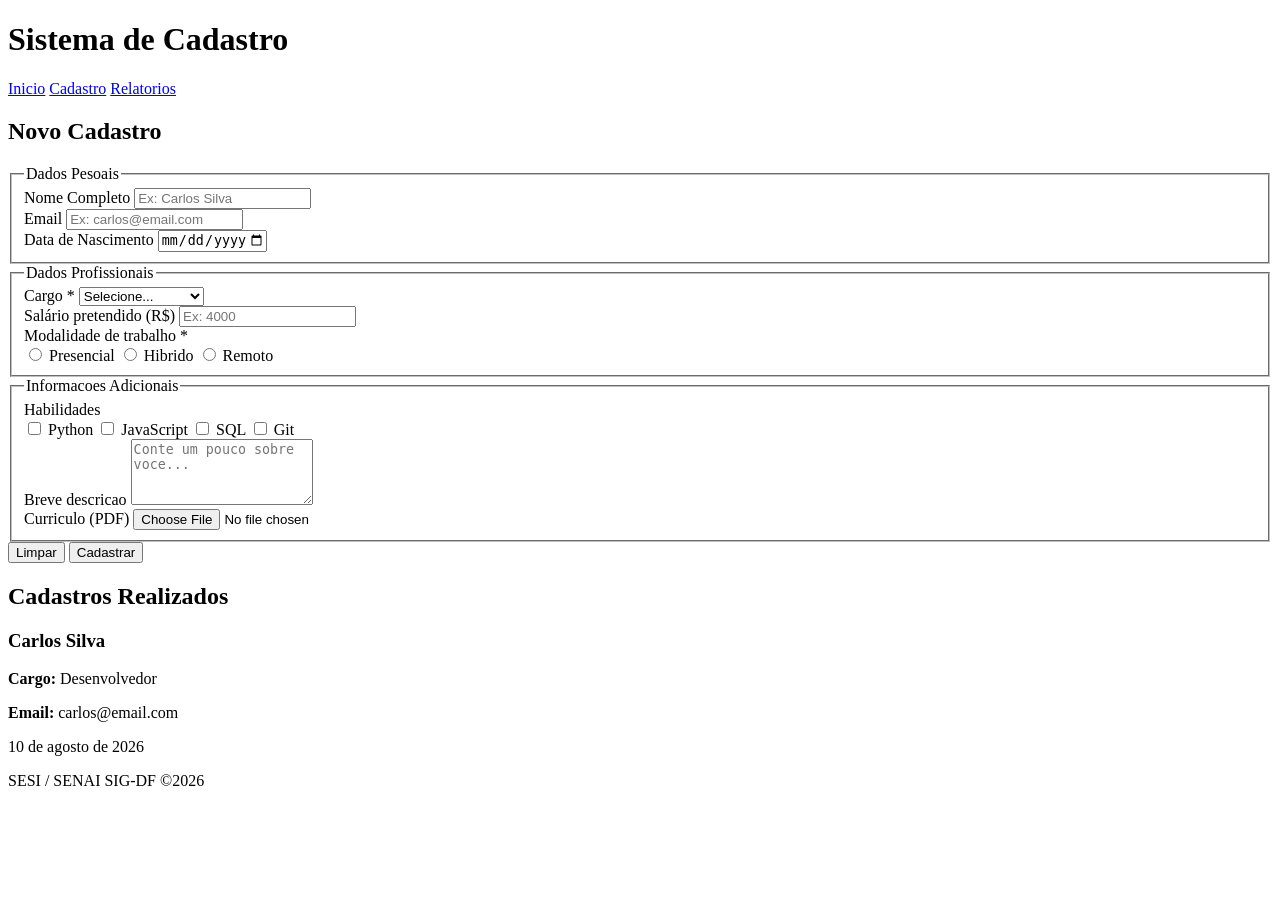
<file: modulo1-web/aula01/index.html>
<!DOCTYPE html>
<html lang="pt-br">
<head>
    <meta charset="UTF-8">
    <meta name="viewport" content="width=device-width, initial-scale=1.0">
    <title>Sistema de Cadastro</title>
</head>
<body>
    <header>
        <h1>Sistema de Cadastro</h1>
        <nav>
            <a href="#">Inicio</a>
            <a href="#">Cadastro</a>
            <a href="#">Relatorios</a>
        </nav>    
    </header>
    <main>
       <section id="cadastro">
            <h2>Novo Cadastro</h2>
            <form id="form-cadastro" action="#" method="post" novalidate>
                <fieldset>
                    <legend>Dados Pesoais</legend>

                    <div class="campo">
                        <label for="nome">Nome Completo</label>
                        <input type="text" id="nome" name="nome"
                        placeholder="Ex: Carlos Silva" 
                        required minlength="3" maxlength="100">
                    </div>
                    <div class="campo">
                        <label for="email">Email</label>
                        <input type="email" id="email" name="email"
                        placeholder="Ex: carlos@email.com" required>
                    </div>
                    <div class="campo">
                        <label for="nascimento">Data de Nascimento</label>
                        <input type="date" id="nascimento" name="nascimento"
                        max="2010-12-31">
                    </div>
                </fieldset>
                <fieldset>
                    <legend>Dados Profissionais</legend>

                    <div class="campo">
                        <label for="cargo">Cargo *</label>
                        <select name="cargo" id="cargo" required>
                            <option value="" selected disabled>Selecione...</option>
                            <option value="dev">Desenvolvedor</option>
                            <option value="design">Designer</option>
                            <option value="qa">QA</option>
                            <option value="pm">Product Manager</option>
                    </select>
                    </div>
                    <div class="campo">
                        <label for="salario">Salário pretendido (R$)</label>
                        <input type="number" id="salario" name="salario"
                        min="1500" step="100" placeholder="Ex: 4000">
                    </div>
                    <div class="campo">
                <label>Modalidade de trabalho *</label>
                <div class="opcoes">
                    <label><input type="radio" name="modalidade" value="presencial" required> Presencial</label>
                    <label><input type="radio" name="modalidade" value="hibrido"> Hibrido</label>
                    <label><input type="radio" name="modalidade" value="remoto"> Remoto</label>
                </div>
            </div>

        </fieldset>

        <fieldset>
            <legend>Informacoes Adicionais</legend>

            <div class="campo">
                <label>Habilidades</label>
                <div class="opcoes">
                    <label><input type="checkbox" name="skills" value="python"> Python</label>
                    <label><input type="checkbox" name="skills" value="js"> JavaScript</label>
                    <label><input type="checkbox" name="skills" value="sql"> SQL</label>
                    <label><input type="checkbox" name="skills" value="git"> Git</label>
                </div>
            </div>

            <div class="campo">
                <label for="bio">Breve descricao</label>
                <textarea
                    id="bio"
                    name="bio"
                    rows="4"
                    maxlength="300"
                    placeholder="Conte um pouco sobre voce..."
                ></textarea>
            </div>

            <div class="campo">
                <label for="curriculo">Curriculo (PDF)</label>
                <input type="file" id="curriculo" name="curriculo" accept=".pdf">
                </div>

        </fieldset>

        <div class="acoes">
            <button type="reset" class="btn-secundario">Limpar</button>
            <button type="submit" class="btn-primario">Cadastrar</button>
        </div>

    </form>

</section>
                </fieldset>
            </form>
       </section> 
     
       <section id="lista">
            <h2>Cadastros Realizados</h2>
            <article class="card-cadastro">
                <h3>Carlos Silva</h3>
                <p><strong>Cargo:</strong> Desenvolvedor</p>
                <p><strong>Email:</strong> carlos@email.com</p>
                <time datetime="2026-08-10">10 de agosto de 2026</time>
            </article>
       </section>  
    </main>
    <footer>
        <p>SESI / SENAI SIG-DF &copy;2026</p>
</file>
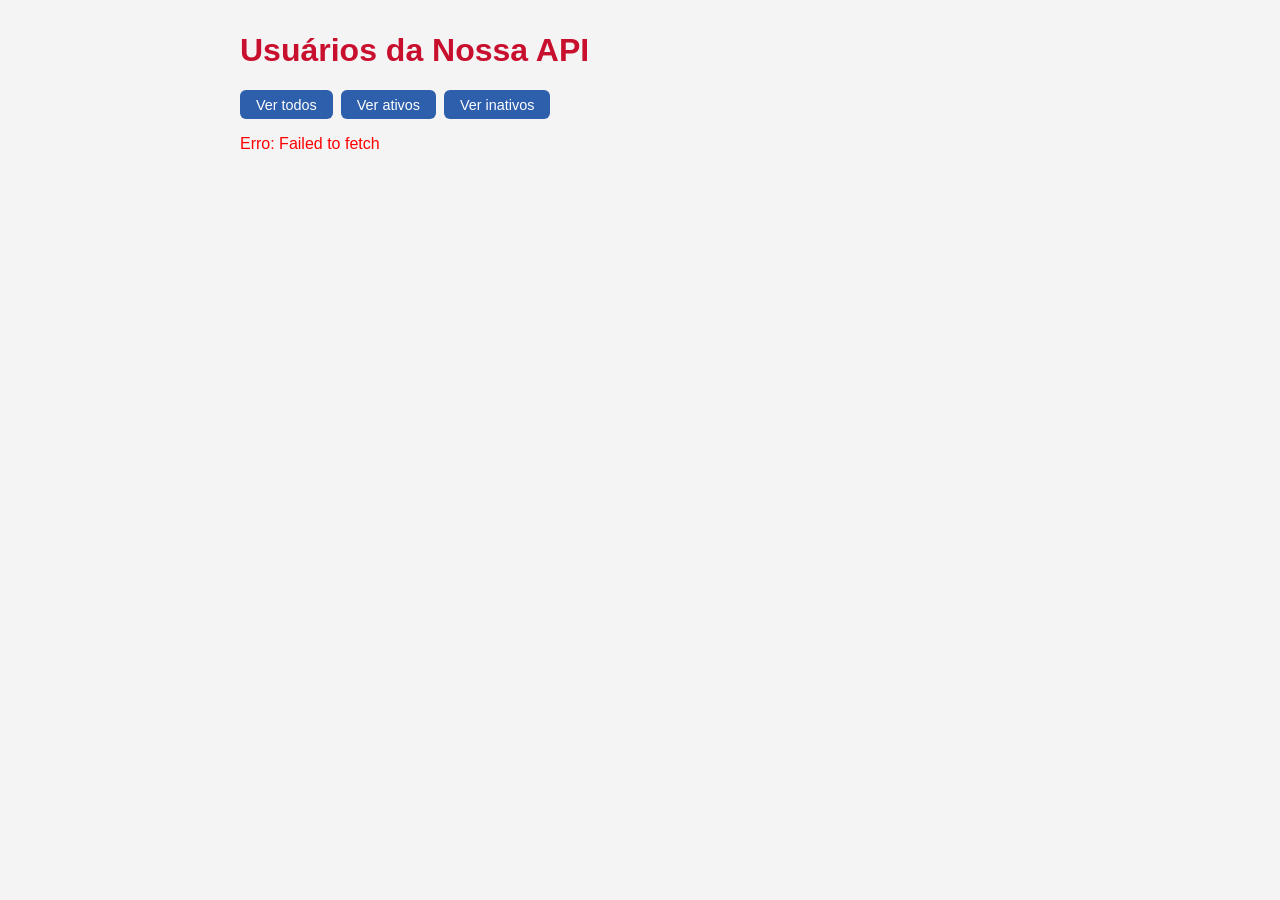
<file: modulo2-python-web/aula01/index.html>
<!DOCTYPE html>
<html lang="pt-BR">
<head>
    <meta charset="UTF-8">
    <title>Testando nossa API</title>
    <style>
        body { font-family: 'Segoe UI', sans-serif; max-width: 800px;
               margin: 2rem auto; padding: 0 1rem; background: #f4f4f4; }
        h1 { color: #C8102E; }
        .card { background: white; border-radius: 8px; padding: 1rem;
                margin: 0.5rem 0; box-shadow: 0 2px 6px rgba(0,0,0,0.08); }
        .nome { font-weight: bold; color: #2E5FAC; }
        .status { font-size: 0.8rem; padding: 2px 8px; border-radius: 10px; }
        .ativo   { background: #d4edda; color: #155724; }
        .inativo { background: #f8d7da; color: #721c24; }
        #loading { color: #666; padding: 2rem; text-align: center; }
        .botoes { display:flex; gap:0.5rem; margin-bottom:1rem; }
.botoes button { padding:0.4rem 1rem; background:#2E5FAC; color:white;
                  border:none; border-radius:6px; cursor:pointer; font-size:0.9rem; }
.botoes button:hover { opacity:0.85; }

    </style>
</head>
<body>
    <h1>Usuários da Nossa API</h1>
    <div class="botoes">
    <button id="btn-todos">Ver todos</button>
    <button id="btn-ativos">Ver ativos</button>
    <button id="btn-inativos">Ver inativos</button>
</div>

    <div id="lista"><p id="loading">Carregando...</p></div>
    <script>
        const lista = document.querySelector('#lista');

const renderizar = (usuarios) => {
    lista.innerHTML = usuarios.map(u => `
        <div class="card">
            <span class="nome">${u.nome}</span>
            <span class="status ${u.ativo ? 'ativo' : 'inativo'}">
                ${u.ativo ? 'Ativo' : 'Inativo'}
            </span>
            <p>${u.cargo}</p>
        </div>
    `).join('');
};

const buscar = async (rota) => {
    lista.innerHTML = '<p id="loading">Carregando...</p>';
    try {
        const res  = await fetch(`http://localhost:8000${rota}`);
        const data = await res.json();
        renderizar(data);
    } catch (e) {
        lista.innerHTML = `<p style="color:red">Erro: ${e.message}</p>`;
    }
};

document.querySelector('#btn-todos').addEventListener('click',    () => buscar('/usuarios'));
document.querySelector('#btn-ativos').addEventListener('click',   () => buscar('/usuarios/ativos'));
document.querySelector('#btn-inativos').addEventListener('click', () => buscar('/usuarios/inativos'));

buscar('/usuarios');

    </script>
</body>
</html>
</file>
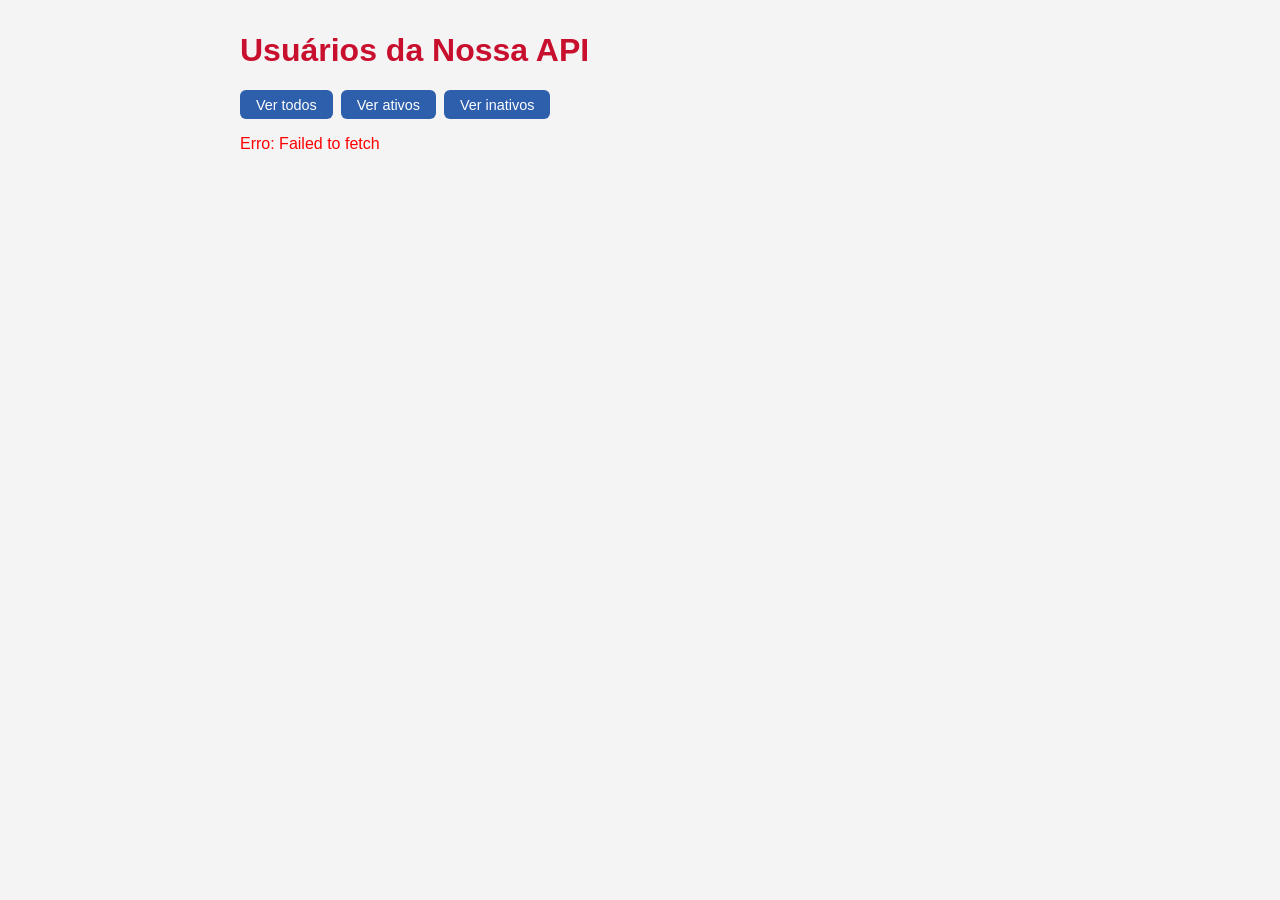
<file: modulo2-pythonweb/aula01/index.html>
<!DOCTYPE html>
<html lang="pt-BR">
<head>
    <meta charset="UTF-8">
    <title>Testando nossa API</title>
    <style>
        body { font-family: 'Segoe UI', sans-serif; max-width: 800px;
               margin: 2rem auto; padding: 0 1rem; background: #f4f4f4; }
        h1 { color: #C8102E; }
        .card { background: white; border-radius: 8px; padding: 1rem;
                margin: 0.5rem 0; box-shadow: 0 2px 6px rgba(0,0,0,0.08); }
        .nome { font-weight: bold; color: #2E5FAC; }
        .status { font-size: 0.8rem; padding: 2px 8px; border-radius: 10px; }
        .ativo   { background: #d4edda; color: #155724; }
        .inativo { background: #f8d7da; color: #721c24; }
        #loading { color: #666; padding: 2rem; text-align: center; }
        .botoes { display:flex; gap:0.5rem; margin-bottom:1rem; }
.botoes button { padding:0.4rem 1rem; background:#2E5FAC; color:white;
                  border:none; border-radius:6px; cursor:pointer; font-size:0.9rem; }
.botoes button:hover { opacity:0.85; }

    </style>
</head>
<body>
    <h1>Usuários da Nossa API</h1>
    <div class="botoes">
    <button id="btn-todos">Ver todos</button>
    <button id="btn-ativos">Ver ativos</button>
    <button id="btn-inativos">Ver inativos</button>
</div>

    <div id="lista"><p id="loading">Carregando...</p></div>
    <script>
        const lista = document.querySelector('#lista');

const renderizar = (usuarios) => {
    lista.innerHTML = usuarios.map(u => `
        <div class="card">
            <span class="nome">${u.nome}</span>
            <span class="status ${u.ativo ? 'ativo' : 'inativo'}">
                ${u.ativo ? 'Ativo' : 'Inativo'}
            </span>
            <p>${u.cargo}</p>
        </div>
    `).join('');
};

const buscar = async (rota) => {
    lista.innerHTML = '<p id="loading">Carregando...</p>';
    try {
        const res  = await fetch(`http://localhost:8000${rota}`);
        const data = await res.json();
        renderizar(data);
    } catch (e) {
        lista.innerHTML = `<p style="color:red">Erro: ${e.message}</p>`;
    }
};

document.querySelector('#btn-todos').addEventListener('click',    () => buscar('/usuarios'));
document.querySelector('#btn-ativos').addEventListener('click',   () => buscar('/usuarios/ativos'));
document.querySelector('#btn-inativos').addEventListener('click', () => buscar('/usuarios/inativos'));

buscar('/usuarios');

    </script>
</body>
</html>
</file>
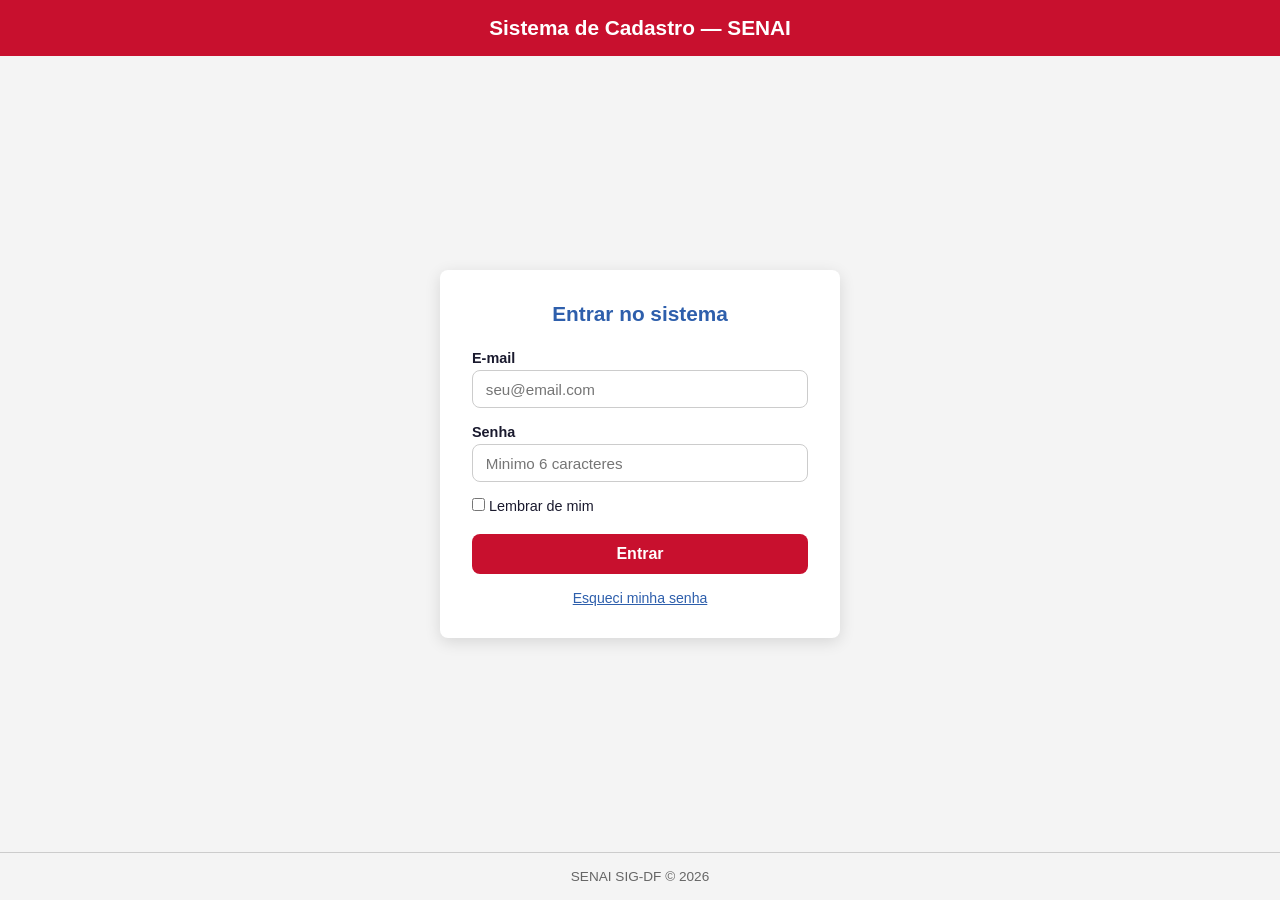
<file: modulo1-web/aula01/atividade/index.html>
<!DOCTYPE html>
<html lang="pt-BR">
<head>
    <meta charset="UTF-8">
    <meta name="viewport" content="width=device-width, initial-scale=1.0">
    <title>Login — Sistema de Cadastro</title>
    <link rel="stylesheet" href="style.css">
</head>
<body>
    <!-- Cabecalho do sistema -->
    <header>
        <h1>Sistema de Cadastro — SENAI</h1>
    </header>
    <!-- Conteudo principal centralizado -->
    <main>
        <section class="caixa-login">
            <h2>Entrar no sistema</h2>
            <form id="form-login" action="#" method="post" novalidate>
                <!-- Campo de e-mail -->
                <div class="campo">
                    <label for="email">E-mail</label>
                    <input
                        type="email"
                        id="email"
                        name="email"
                        placeholder="seu@email.com"
                        required
                        autocomplete="email"
                    >
                </div>
                <!-- Campo de senha -->
                <div class="campo">
                    <label for="senha">Senha</label>
                    <input
                        type="password"
                        id="senha"
                        name="senha"
                        placeholder="Minimo 6 caracteres"
                        required
                        minlength="6"
                        autocomplete="current-password"
                    >
                </div>
                <!-- Lembrar de mim -->
                <div class="campo-inline">
                    <label>
                        <input type="checkbox" name="lembrar" id="lembrar">
                        Lembrar de mim
                    </label>
                </div>
                <!-- Botao de submit -->
                <button type="submit" class="btn-entrar">Entrar</button>
                <!-- Link de recuperacao -->
                <a href="recuperar.html" class="link-recuperar">
                    Esqueci minha senha
                </a>
            </form>
        </section>
    </main>
    <!-- Rodape -->
    <footer>
        <p>SENAI SIG-DF &copy; 2026</p>
    </footer>
</body>
</html>
</file>
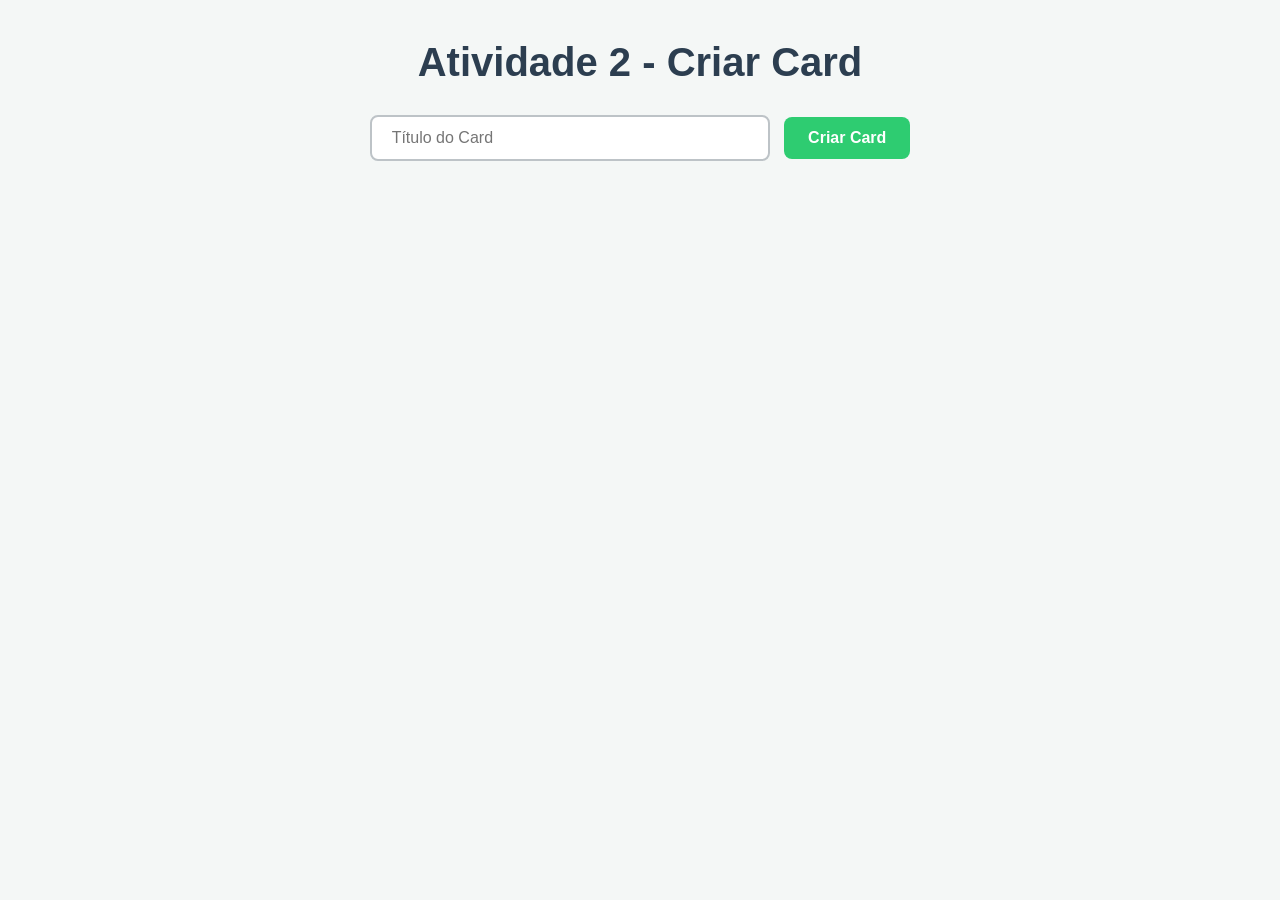
<file: modulo1-web/aula01/aula 3/index.html>
<!DOCTYPE html>
<html lang="pt-BR">
<head>
  <meta charset="UTF-8">
  <meta name="viewport" content="width=device-width, initial-scale=1.0">
  <title>Atividade - Card Dinâmico</title>
  <link rel="stylesheet" href="styles/index.css">
</head>
<body>
  <h1>Atividade 2 - Criar Card</h1>
  <input type="text" id="tituloCard" placeholder="Título do Card">
  <button id="criarCard">Criar Card</button>
  <div id="cardsContainer"></div>

  <script src="scripts/script.js"></script>
</body>
</html>
</file>
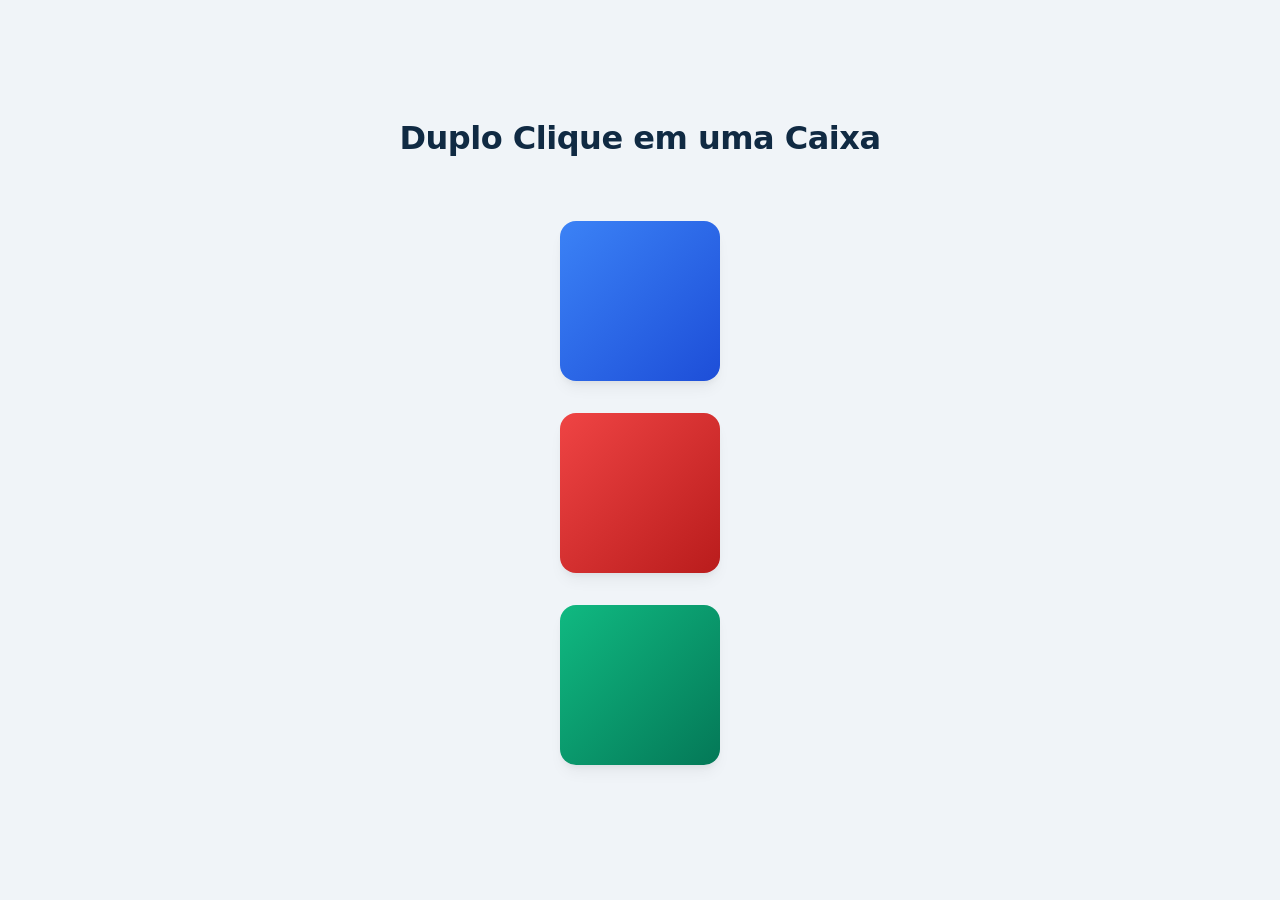
<file: modulo1-web/aula01/aula 4/index.html>
<!DOCTYPE html>
<html lang="pt-BR">
<head>
  <meta charset="UTF-8">
  <title>Atividade 1 - Caixa de Alertas</title>
  <link rel="stylesheet" href="styles/index.css">

</head>
<body>
  <h1>Duplo Clique em uma Caixa</h1>
  <div id="caixa1" class="caixa" style="background: linear-gradient(135deg, #3b82f6, #1d4ed8);"></div>
  <div id="caixa2" class="caixa" style="background: linear-gradient(135deg, #ef4444, #b91c1c);"></div>
  <div id="caixa3" class="caixa" style="background: linear-gradient(135deg, #10b981, #047857);"></div>

  <script src="scripts/script.js"></script>
</body>
</html>
</file>
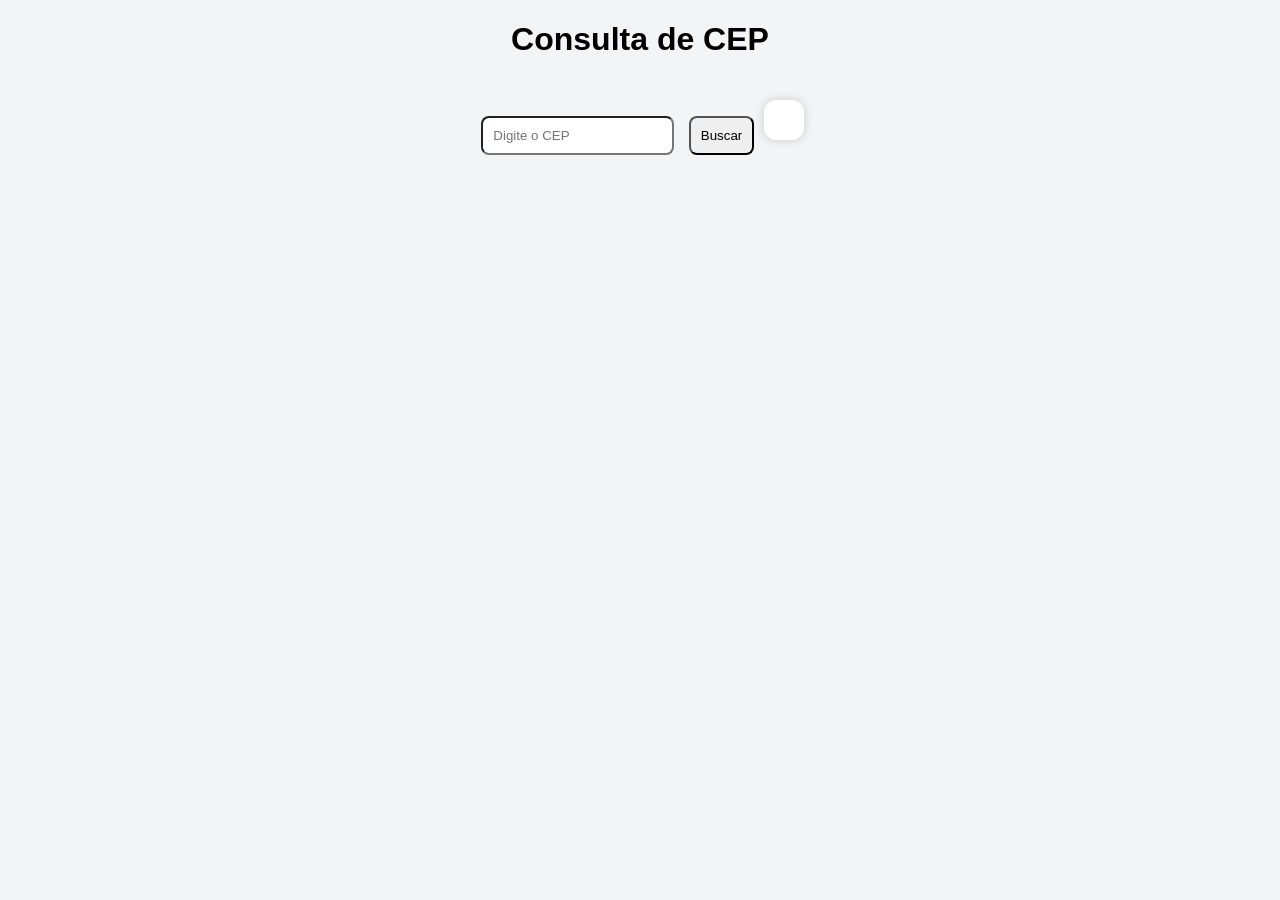
<file: modulo1-web/aula01/aula 5/index.html>
<!DOCTYPE html>
<html lang="pt-BR">
<head>
<meta charset="UTF-8">
<title>Consulta de CEP</title>
<style>
body { font-family: Arial; text-align: center; background: #f3f4f6; }
input, button { padding: 10px; margin: 5px; border-radius: 8px; }
#resultado { margin-top: 20px; background: white; display: inline-block; padding: 20px; border-radius:
12px; box-shadow: 0 0 10px #ccc; }
</style>
</head>
<body>
<h1>Consulta de CEP</h1>
<input type="text" id="cep" placeholder="Digite o CEP">
<button id="buscar">Buscar</button>
<div id="resultado"></div>
<script src="script.js"></script>
</body>
</html>
</file>
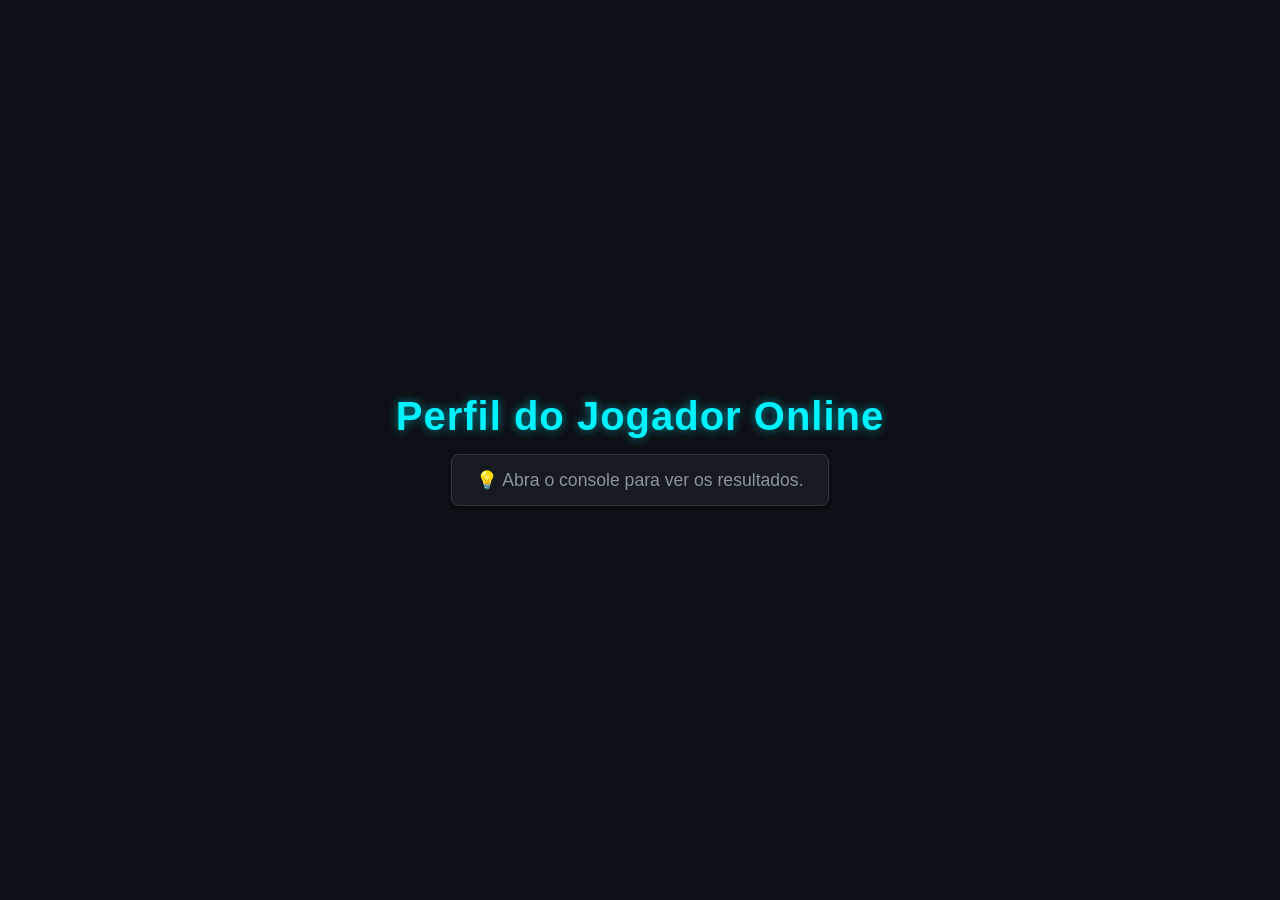
<file: modulo1-web/aula01/aula2/index.html>
<!DOCTYPE html>
<html lang="pt-BR">
<head>
    <meta charset="UTF-8">
    <title>Perfil do Jogador</title>
    <link rel="stylesheet" href="styles/index.css">
</head>
<body>
    <h1>Perfil do Jogador Online</h1>
    <p>Abra o console para ver os resultados.</p>
    <!-- Importando o JavaScript -->
    <script src="script/script.js"></script>
</body>
</html>
</file>
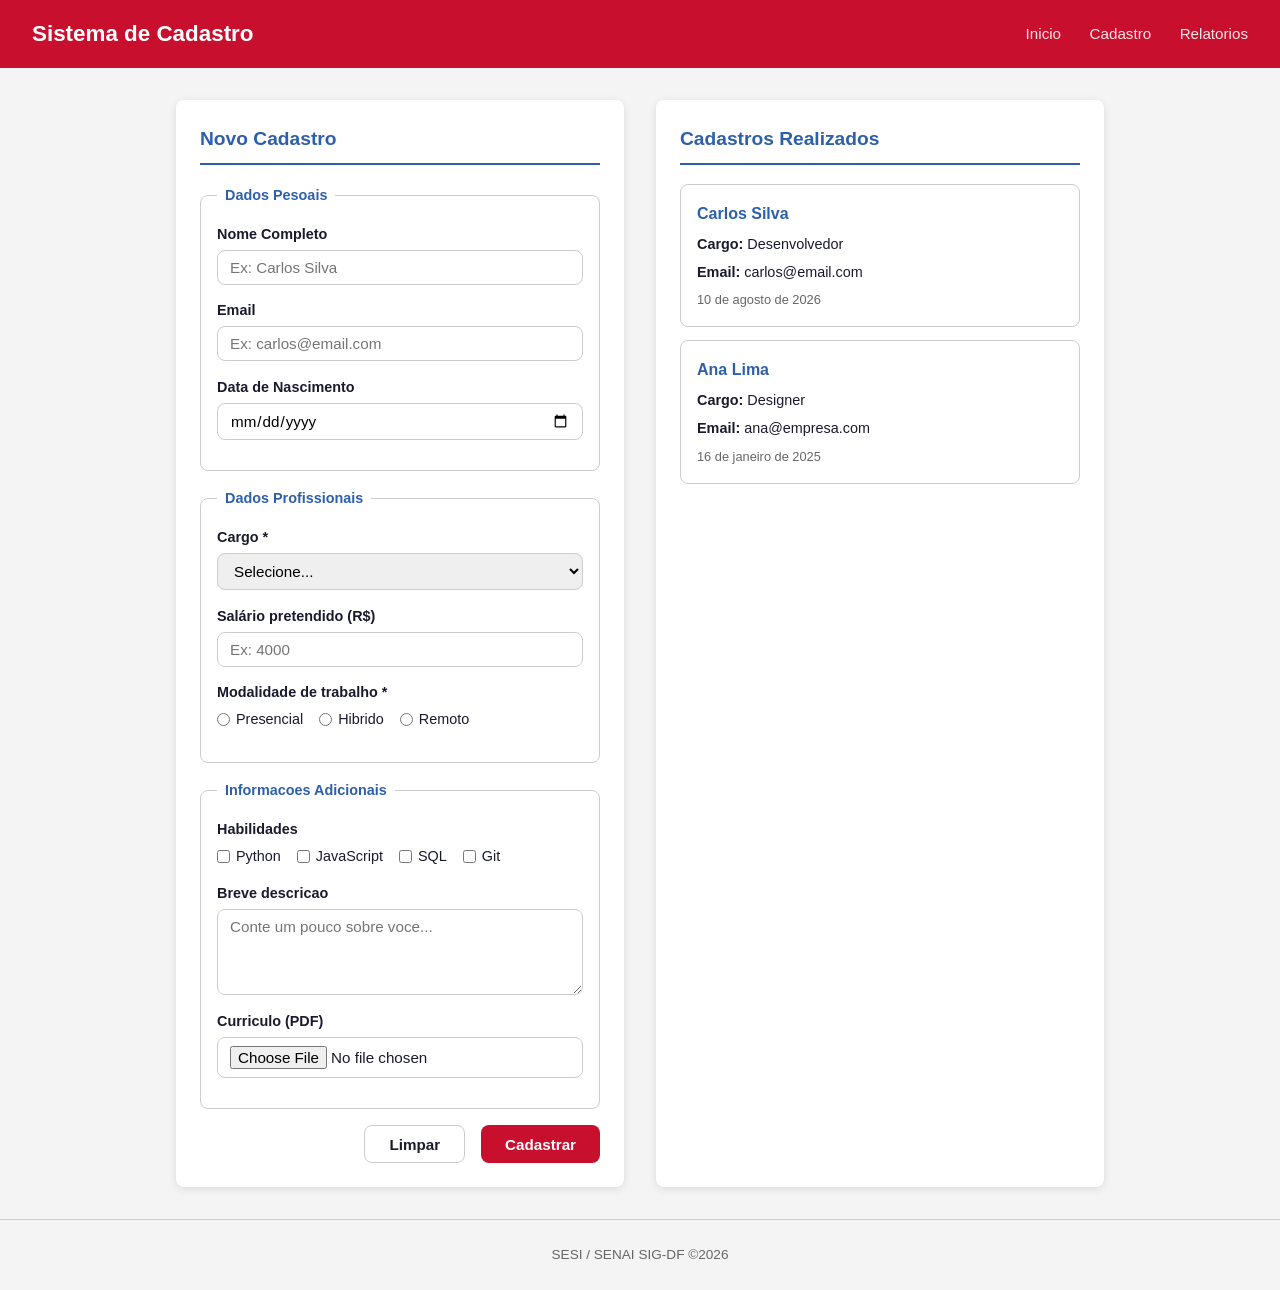
<file: modulo1-web/aula01/exemplo/index.html>
<!DOCTYPE html>
<html lang="pt-br">
<head>
    <meta charset="UTF-8">
    <meta name="viewport" content="width=device-width, initial-scale=1.0">
    <title>Sistema de Cadastro</title>
    <link rel="stylesheet" href="style.css">
</head>
<body>
    <header>
        <h1>Sistema de Cadastro</h1>
        <nav>
            <a href="#">Inicio</a>
            <a href="#">Cadastro</a>
            <a href="#">Relatorios</a>
        </nav>    
    </header>
    <main>
       <section id="cadastro">
            <h2>Novo Cadastro</h2>
            <form id="form-cadastro" action="#" method="post" novalidate>
                <fieldset>
                    <legend>Dados Pesoais</legend>
                    <div class="campo">
                        <label for="nome">Nome Completo</label>
                        <input type="text" id="nome" name="nome"
                        placeholder="Ex: Carlos Silva" 
                        required minlength="3" maxlength="100">
                    </div>
                    <div class="campo">
                        <label for="email">Email</label>
                        <input type="email" id="email" name="email"
                        placeholder="Ex: carlos@email.com" required>
                    </div>
                    <div class="campo">
                        <label for="nascimento">Data de Nascimento</label>
                        <input type="date" id="nascimento" name="nascimento"
                        max="2010-12-31">
                    </div>
                </fieldset>
                <fieldset>
                    <legend>Dados Profissionais</legend>
                    <div class="campo">
                        <label for="cargo">Cargo *</label>
                        <select name="cargo" id="cargo" required>
                            <option value="" selected disabled>Selecione...</option>
                            <option value="dev">Desenvolvedor</option>
                            <option value="design">Designer</option>
                            <option value="qa">QA</option>
                            <option value="pm">Product Manager</option>
                    </select>
                    </div>
                    <div class="campo">
                        <label for="salario">Salário pretendido (R$)</label>
                        <input type="number" id="salario" name="salario"
                        min="1500" step="100" placeholder="Ex: 4000">
                    </div>
                    <div class="campo">
                <label>Modalidade de trabalho *</label>
                <div class="opcoes">
                    <label><input type="radio" name="modalidade" value="presencial" required> Presencial</label>
                    <label><input type="radio" name="modalidade" value="hibrido"> Hibrido</label>
                    <label><input type="radio" name="modalidade" value="remoto"> Remoto</label>
                </div>
            </div>
        </fieldset>
        <fieldset>
            <legend>Informacoes Adicionais</legend>
            <div class="campo">
                <label>Habilidades</label>
                <div class="opcoes">
                    <label><input type="checkbox" name="skills" value="python"> Python</label>
                    <label><input type="checkbox" name="skills" value="js"> JavaScript</label>
                    <label><input type="checkbox" name="skills" value="sql"> SQL</label>
                    <label><input type="checkbox" name="skills" value="git"> Git</label>
                </div>
            </div>
            <div class="campo">
                <label for="bio">Breve descricao</label>
                <textarea
                    id="bio"
                    name="bio"
                    rows="4"
                    maxlength="300"
                    placeholder="Conte um pouco sobre voce..."
                ></textarea>
            </div>
            <div class="campo">
                <label for="curriculo">Curriculo (PDF)</label>
                <input type="file" id="curriculo" name="curriculo" accept=".pdf">
                </div>
        </fieldset>
        <div class="acoes">
            <button type="reset" class="btn-secundario">Limpar</button>
            <button type="submit" class="btn-primario">Cadastrar</button>
        </div>
    </form>
</section>
                </fieldset>
            </form>
       </section> 
       <section id="lista">
            <h2>Cadastros Realizados</h2>
            <article class="card-cadastro">
                <h3>Carlos Silva</h3>
                <p><strong>Cargo:</strong> Desenvolvedor</p>
                <p><strong>Email:</strong> carlos@email.com</p>
                <time datetime="2026-08-10">10 de agosto de 2026</time>
            </article>
            <article class="card-cadastro">
        <h3>Ana Lima</h3>
        <p><strong>Cargo:</strong> Designer</p>
        <p><strong>Email:</strong> ana@empresa.com</p>
        <time datetime="2025-01-16">16 de janeiro de 2025</time>
    </article>

       </section>  
    </main>
    <footer>
        <p>SESI / SENAI SIG-DF &copy;2026</p>
    </footer>
</body>
</html>
</file>
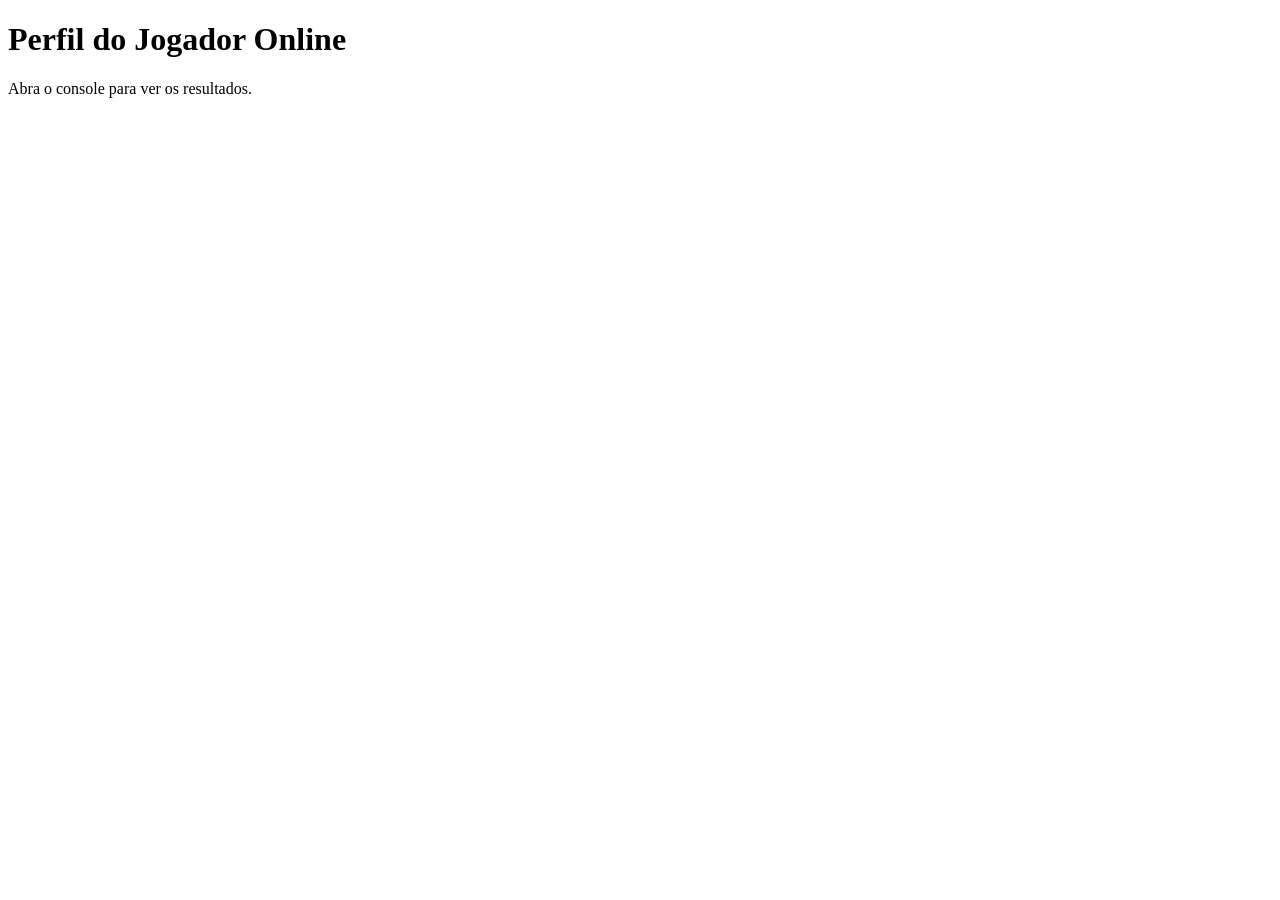
<file: modulo1-web/aula02/atividade01/index.html>
<!DOCTYPE html> 
<html lang="pt-BR"> 
<head> 
    <meta charset="UTF-8"> 
    <title>Perfil do Jogador</title> 
</head> 
<body> 
    <h1>Perfil do Jogador Online</h1> 
    <p>Abra o console para ver os resultados.</p> 
 
    <!-- Importando o JavaScript --> 
    <script src="script.js"></script> 
</body> 
</html>
</file>
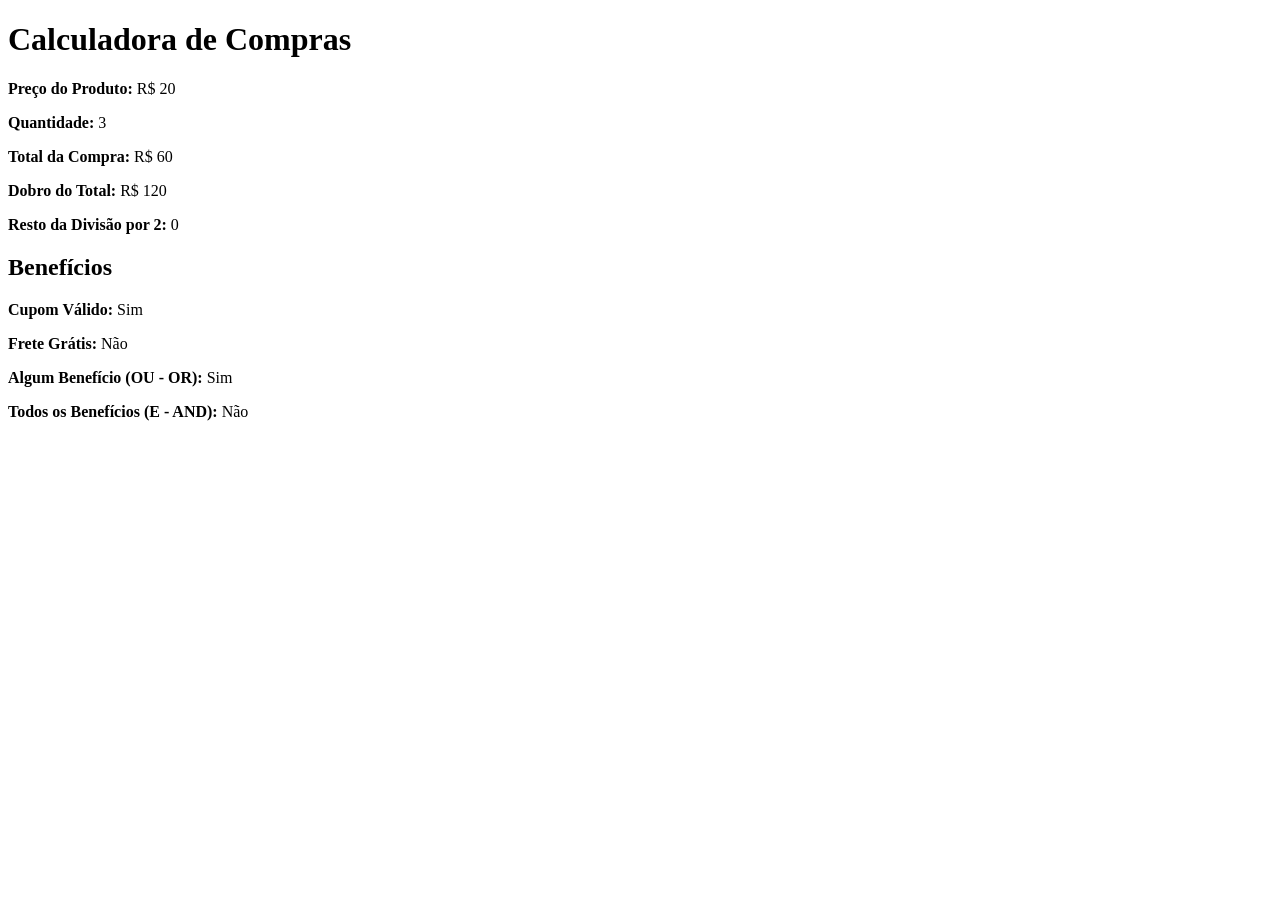
<file: modulo1-web/aula02/atividade02/index.html>
<!DOCTYPE html> 
<html lang="pt-BR"> 
<head> 
    <meta charset="UTF-8"> 
    <title>Calculadora de Preços</title> 
</head> 
<body> 
    <h1>Calculadora de Compras</h1> 
 
    <p><strong>Preço do Produto:</strong> <span id="preco"></span></p> 
    <p><strong>Quantidade:</strong> <span id="quantidade"></span></p> 
    <p><strong>Total da Compra:</strong> <span id="total"></span></p> 
    <p><strong>Dobro do Total:</strong> <span id="dobro"></span></p> 
    <p><strong>Resto da Divisão por 2:</strong> <span id="resto"></span></p> 
 
    <h2>Benefícios</h2> 
    <p><strong>Cupom Válido:</strong> <span id="cupom"></span></p> 
    <p><strong>Frete Grátis:</strong> <span id="frete"></span></p> 
    <p><strong>Algum Benefício (OU - OR):</strong> <span id="algum"></span></p> 
    <p><strong>Todos os Benefícios (E - AND):</strong> <span id="todos"></span></p> 
 
    <script src="script.js"></script> 
</body> 
</html>
</file>
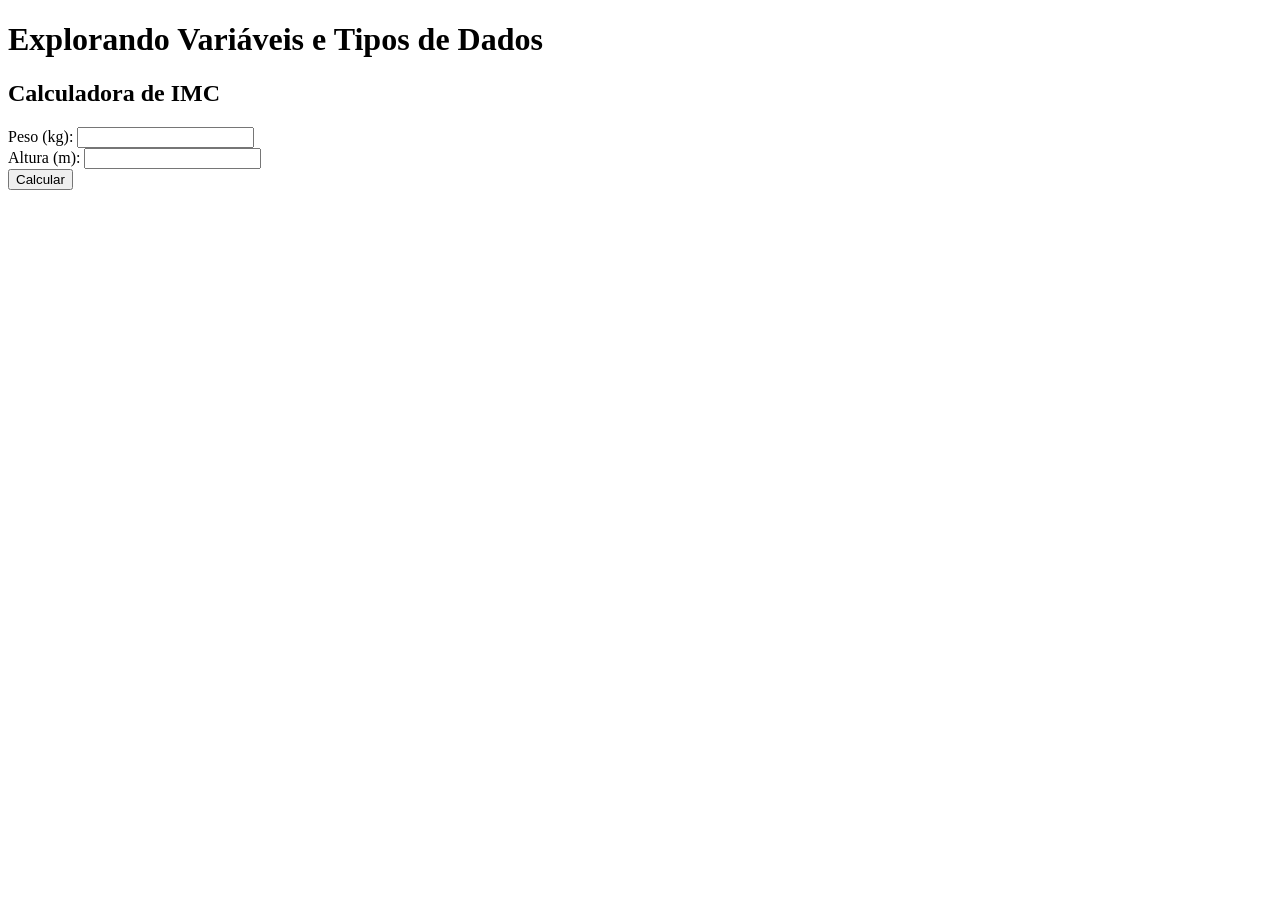
<file: modulo1-web/aula02/exemplo/index.html>
<!DOCTYPE html>
<html lang="pt-BR">
<head>
    <meta charset="UTF-8">
    <meta name="viewport" content="width=device-width, initial-scale=1.0">
    <title>Aula 02 - Variáveis e Tipos de Dados</title>
</head>
<body>
    <h1>Explorando Variáveis e Tipos de Dados</h1>
    <h2>Calculadora de IMC</h2>
    <p>
        Peso (kg): <input type="number" id="peso"><br>
        Altura (m): <input type="number" id="altura"><br>
        <button onclick="calcularIMC()">Calcular</button>
    </p>
    <p id="resultado"></p>
    <script src="script.js"></script>
</body>
</html>
</file>
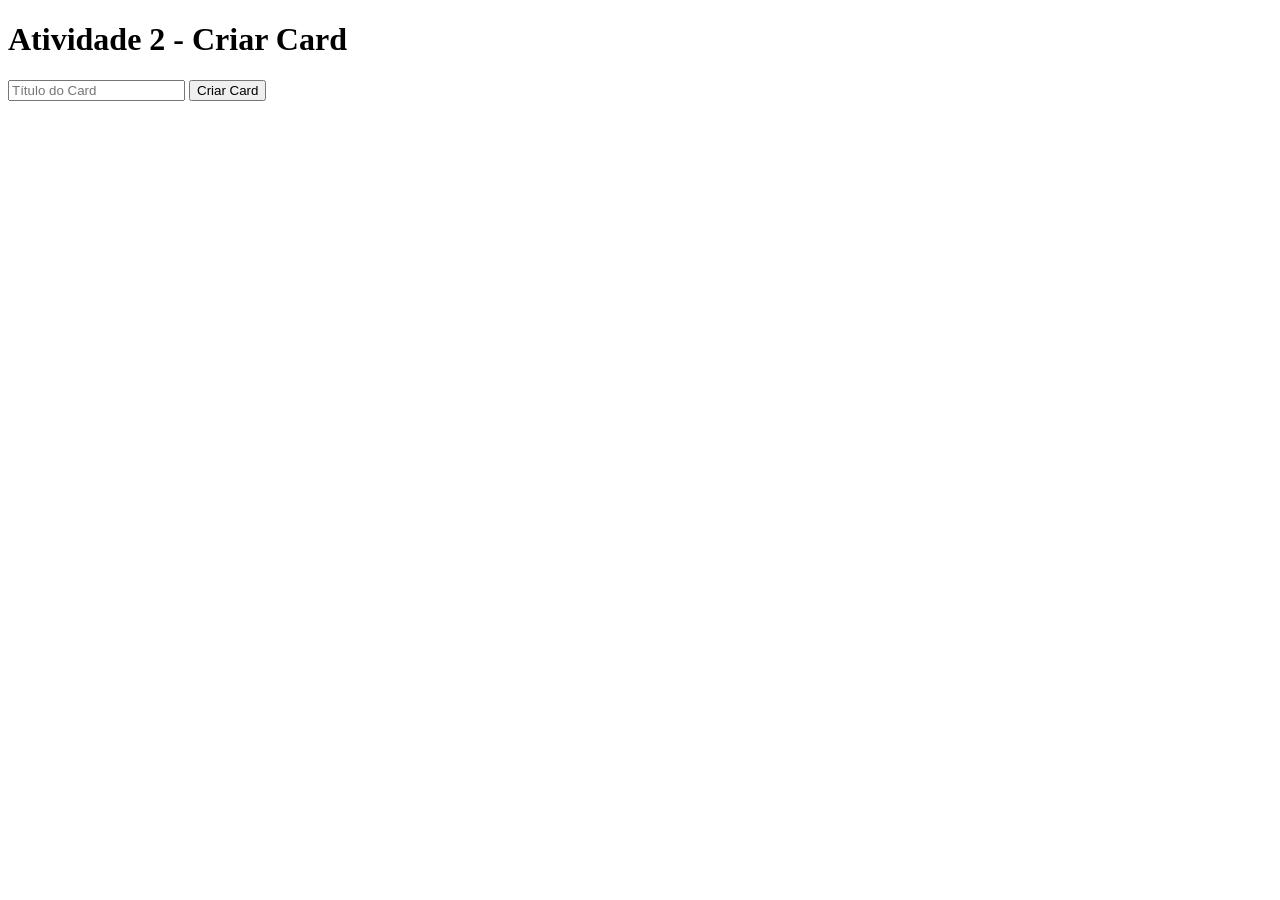
<file: modulo1-web/aula03/atividade/index.html>
<!DOCTYPE html> 
<html lang="pt-BR"> 
<head> 
  <meta charset="UTF-8"> 
  <meta name="viewport" content="width=device-width, initial
scale=1.0"> 
  <title>Atividade 2 - Card Dinâmico</title> 
</head> 
<body> 
  <h1>Atividade 2 - Criar Card</h1> 
  <div id="cardsContainer"></div> 
  <input type="text" id="tituloCard" placeholder="Título do Card"> 
  <button id="criarCard">Criar Card</button> 
 
  <!-- ADICIONE O SCRIPT AQUI -->
  <script src="script.js"></script>
</body> 
</html>
</file>
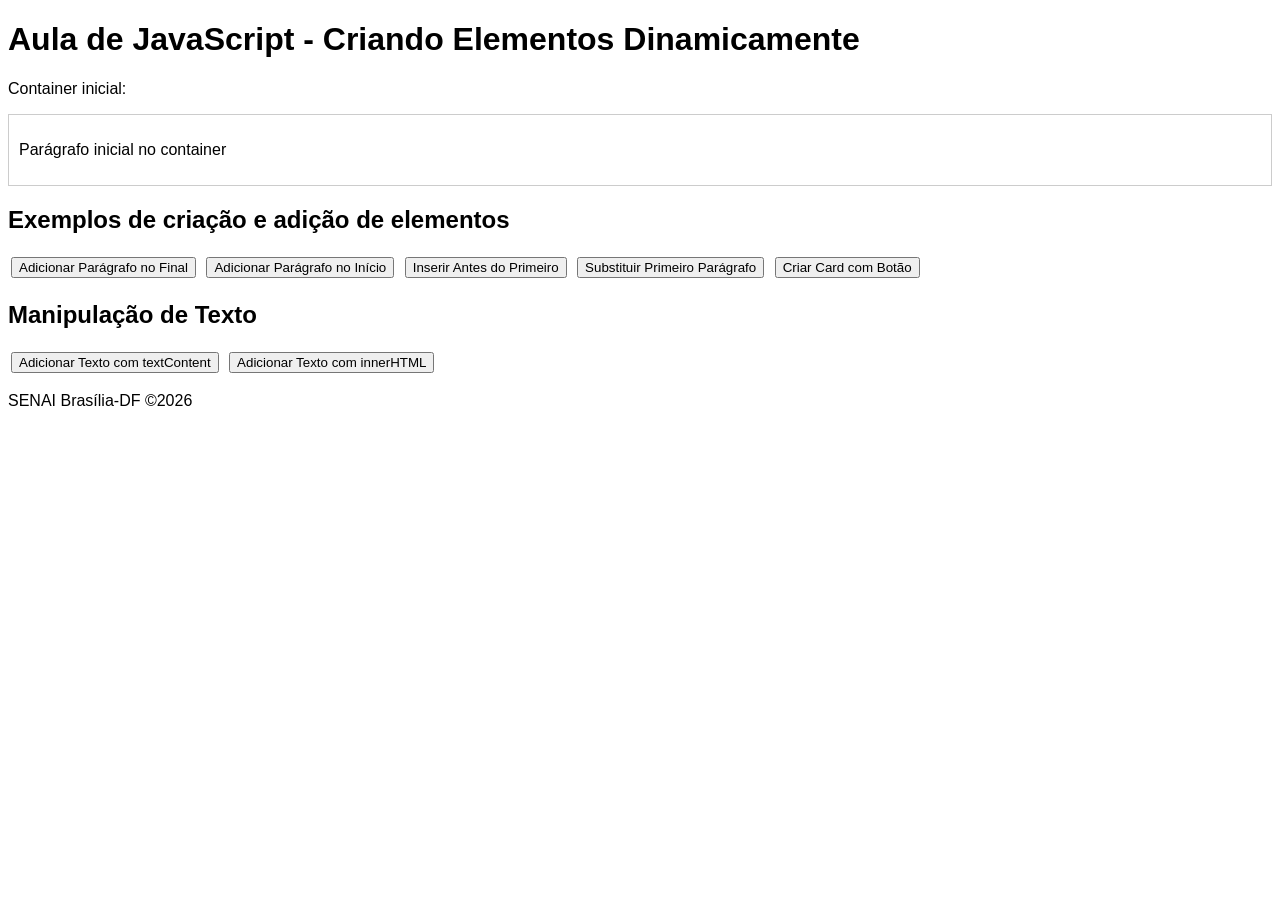
<file: modulo1-web/aula03/exemplo/index.html>
<!DOCTYPE html>
<html lang="pt-BR">
<head>
  <meta charset="UTF-8">
  <meta name="viewport" content="width=device-width, initial-scale=1.0">
  <title>Aula - Elementos Dinâmicos</title>
  <style>
    body {
      font-family: Arial, sans-serif;
    }
    #container {
      border: 1px solid #ccc;
      padding: 10px;
      margin-top: 10px;
    }
    .card {
      border: 1px solid #888;
      padding: 10px;
      margin: 5px 0;
      background-color: #f9f9f9;
    }
    button {
      margin: 3px;
    }
  </style>
</head>
<body>
  <h1>Aula de JavaScript - Criando Elementos Dinamicamente</h1>

  <p>Container inicial:</p>
  <div id="container">
    <p>Parágrafo inicial no container</p>
  </div>

  <h2>Exemplos de criação e adição de elementos</h2>
  <button id="btnAppend">Adicionar Parágrafo no Final</button>
  <button id="btnPrepend">Adicionar Parágrafo no Início</button>
  <button id="btnInsertBefore">Inserir Antes do Primeiro</button>
  <button id="btnReplace">Substituir Primeiro Parágrafo</button>
  <button id="btnCard">Criar Card com Botão</button>

  <h2>Manipulação de Texto</h2>
  <button id="btnTextContent">Adicionar Texto com textContent</button>
  <button id="btnInnerHTML">Adicionar Texto com innerHTML</button>

  <script src="script.js"></script>
</body>
<footer>
        <p>SENAI Brasília-DF &copy;2026</p>
    </footer>
</html>
</file>
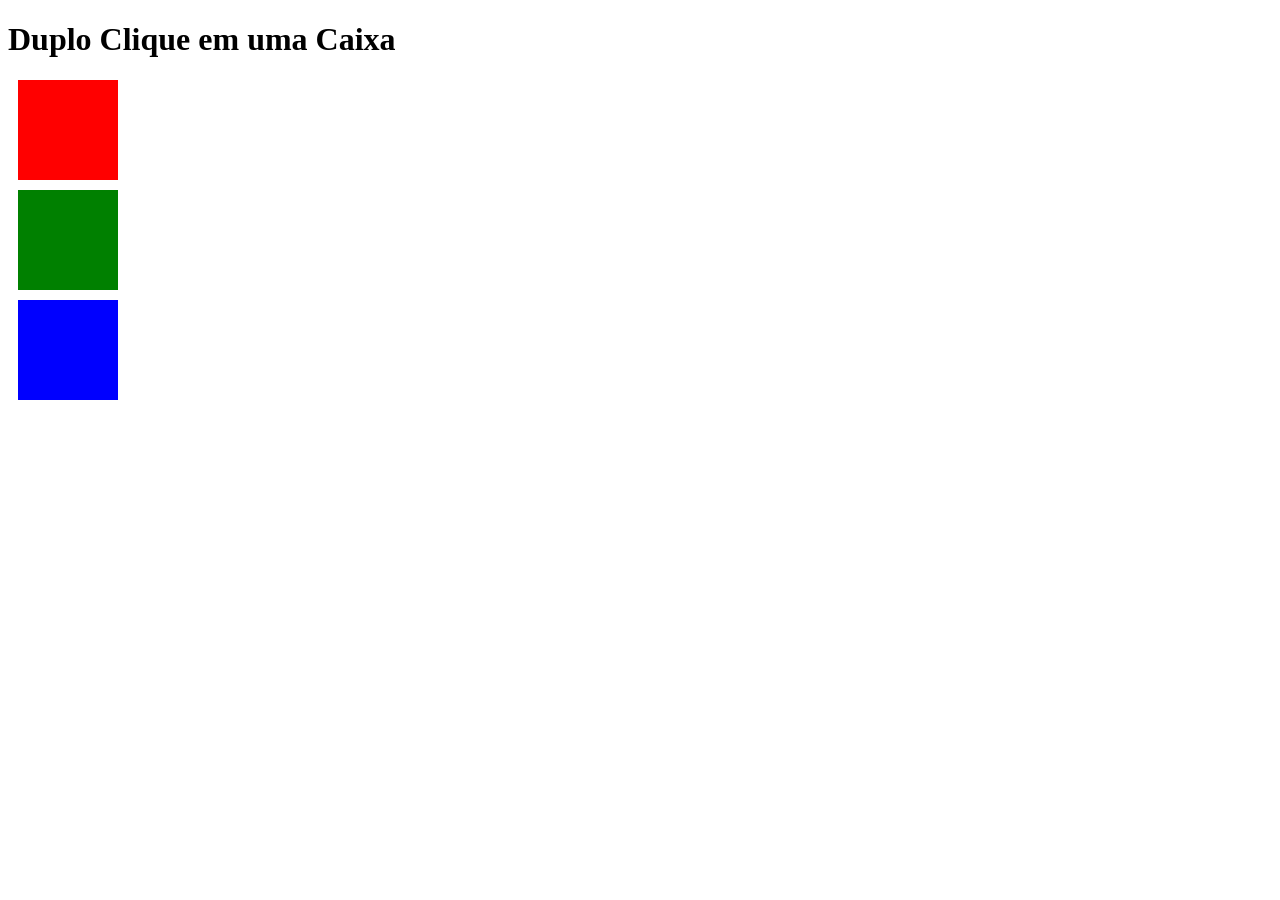
<file: modulo1-web/aula04/atividade/index.html>
<!DOCTYPE html> 
<html lang="pt-BR"> 
<head> 
  <meta charset="UTF-8"> 
  <title>Atividade 1 - Caixa de Alertas</title> 
  <style> 
    .caixa { width: 100px; height: 100px; margin: 10px; display: inline
block; cursor: pointer; } 
    #caixa1 { background: red; } 
    #caixa2 { background: green; } 
    #caixa3 { background: blue; } 
  </style> 
</head> 
<body> 
  <h1>Duplo Clique em uma Caixa</h1> 
  <div id="caixa1" class="caixa"></div> 
  <div id="caixa2" class="caixa"></div> 
  <div id="caixa3" class="caixa"></div> 
   
<!-- ADICIONE O SCRIPT AQUI --> 
 <script src="script.js"></script>
</body> 
</html>
</file>
<file: modulo1-web/aula01/atividade/style.css>
/* === RESET E VARIAVEIS === */
* { margin: 0; padding: 0; box-sizing: border-box; }

:root {
    --cor-primaria:   #C8102E;
    --cor-secundaria: #2E5FAC;
    --cor-texto:      #1A1A2E;
    --cor-fundo:      #F4F4F4;
    --cor-borda:      #CCCCCC;
    --raio:           8px;
}

/* Layout da pagina: header, main centralizado, footer */
body {
    font-family: 'Segoe UI', sans-serif;
    background: var(--cor-fundo);
    color: var(--cor-texto);
    min-height: 100vh;
    display: flex;
    flex-direction: column;
}

header {
    background: var(--cor-primaria);
    color: white;
    padding: 1rem 2rem;
    text-align: center;
}

header h1 { font-size: 1.3rem; }

/* Main ocupa o espaco restante e centraliza o formulario */
main {
    flex: 1;
    display: flex;
    align-items: center;
    justify-content: center;
    padding: 2rem 1rem;
}

.caixa-login {
    background: white;
    border-radius: var(--raio);
    padding: 2rem;
    width: 100%;
    max-width: 400px;
    box-shadow: 0 4px 16px rgba(0,0,0,0.12);
}

.caixa-login h2 {
    font-size: 1.3rem;
    color: var(--cor-secundaria);
    margin-bottom: 1.5rem;
    text-align: center;
}

.campo { display: flex; flex-direction: column; gap: 4px; margin-bottom: 1rem; }

.campo label { font-size: 0.9rem; font-weight: 600; }

.campo input {
    padding: 0.6rem 0.8rem;
    border: 1.5px solid var(--cor-borda);
    border-radius: var(--raio);
    font-size: 0.95rem;
    transition: border-color 0.2s;
}

.campo input:focus {
    outline: none;
    border-color: var(--cor-secundaria);
    box-shadow: 0 0 0 3px rgba(46,95,172,0.15);
}

.campo-inline {
    display: flex;
    align-items: center;
    gap: 8px;
    margin-bottom: 1.2rem;
    font-size: 0.9rem;
    cursor: pointer;
}

.btn-entrar {
    width: 100%;
    padding: 0.7rem;
    background: var(--cor-primaria);
    color: white;
    border: none;
    border-radius: var(--raio);
    font-size: 1rem;
    font-weight: 600;
    cursor: pointer;
    transition: opacity 0.2s;
    margin-bottom: 1rem;
}

.btn-entrar:hover { opacity: 0.87; }

.link-recuperar {
    display: block;
    text-align: center;
    font-size: 0.88rem;
    color: var(--cor-secundaria);
}

footer {
    text-align: center;
    padding: 1rem;
    font-size: 0.85rem;
    color: #666;
    border-top: 1px solid var(--cor-borda);
}
</file>
<file: modulo1-web/aula01/aula 3/styles/index.css>
* {
  margin: 0;
  padding: 0;
  box-sizing: border-box;
}

body {
  font-family: 'Segoe UI', Tahoma, Geneva, Verdana, sans-serif;
  background-color: #f4f7f6;
  color: #333;
  padding: 40px 20px;
  max-width: 800px;
  margin: 0 auto;
  text-align: center;
}

h1 {
  color: #2c3e50;
  margin-bottom: 30px;
  font-size: 2.5rem;
}


input[type="text"] {
  padding: 12px 20px;
  font-size: 1rem;
  border: 2px solid #bdc3c7;
  border-radius: 8px;
  width: 60%;
  max-width: 400px;
  margin-right: 10px;
  outline: none;
  transition: border-color 0.3s ease;
}

input[type="text"]:focus {
  border-color: #3498db;
}

#criarCard {
  padding: 12px 24px;
  font-size: 1rem;
  background-color: #2ecc71;
  color: white;
  border: none;
  border-radius: 8px;
  cursor: pointer;
  font-weight: bold;
  transition: background-color 0.3s ease, transform 0.1s ease;
}

#criarCard:hover {
  background-color: #27ae60;
}

#criarCard:active {
  transform: scale(0.98);
}


#cardsContainer {
  display: grid;
  grid-template-columns: repeat(auto-fill, minmax(220px, 1fr));
  gap: 20px;
  margin-top: 40px;
  padding: 10px;
}


.card {
  background-color: white;
  border-radius: 12px;
  padding: 24px;
  box-shadow: 0 4px 6px rgba(0, 0, 0, 0.05), 0 1px 3px rgba(0, 0, 0, 0.1);
  display: flex;
  flex-direction: column;
  justify-content: space-between;
  align-items: center;
  min-height: 150px;
  word-break: break-word;
  animation: surgimento 0.3s ease forwards;
}

.card h3 {
  color: #34495e;
  font-size: 1.3rem;
  margin-bottom: 20px;
}

.card button {
  padding: 8px 16px;
  background-color: #e74c3c;
  color: white;
  border: none;
  border-radius: 6px;
  cursor: pointer;
  font-size: 0.9rem;
  transition: background-color 0.3s ease;
  width: 100%;
}

.card button:hover {
  background-color: #c0392b;
}


@keyframes surgimento {
  from {
    opacity: 0;
    transform: translateY(20px);
  }
  to {
    opacity: 1;
    transform: translateY(0);
  }
}
</file>
<file: modulo1-web/aula01/aula 4/styles/index.css>
/* ==========================================================================
   Configurações Globais e Alinhamento
   ========================================================================== */
* {
  box-sizing: border-box;
  margin: 0;
  padding: 0;
}

body {
  font-family:
    system-ui,
    -apple-system,
    BlinkMacSystemFont,
    "Segoe UI",
    Roboto,
    Oxygen,
    Ubuntu,
    Cantarell,
    sans-serif;
  background-color: #f0f4f8;
  color: #102a43;
  min-height: 100vh;
  display: flex;
  flex-direction: column;
  align-items: center;
  justify-content: center;
  padding: 2rem;
}

h1 {
  font-size: 2rem;
  font-weight: 700;
  margin-bottom: 3rem;
  text-align: center;
  letter-spacing: -0.5px;
}

/* ==========================================================================
   Estilização das Caixas (.caixa)
   ========================================================================== */
.caixa {
  width: 160px;
  height: 160px;
  margin: 1rem;
  border-radius: 16px;
  display: inline-block;
  cursor: pointer;
  box-shadow:
    0 10px 15px -3px rgba(0, 0, 0, 0.05),
    0 4px 6px -2px rgba(0, 0, 0, 0.05);
  transition:
    transform 0.2s cubic-bezier(0.34, 1.56, 0.64, 1),
    box-shadow 0.2s ease,
    filter 0.2s ease;
  user-select: none; /* Impede que o duplo clique selecione o bloco visualmente */
}

/* ==========================================================================
   Estados de Interação (Hover e Active)
   ========================================================================== */
.caixa:hover {
  transform: translateY(-8px) scale(1.03);
  box-shadow:
    0 20px 25px -5px rgba(0, 0, 0, 0.1),
    0 10px 10px -5px rgba(0, 0, 0, 0.04);
  filter: brightness(1.1);
}

.caixa:active {
  transform: translateY(-2px) scale(0.98);
}

/* ==========================================================================
Responsividade para Telas Menores
========================================================================== */

@media (max-width: 600px) {
  body {
    justify-content: flex-start;
    padding-top: 4rem;
  }

  h1 {
    margin-bottom: 2rem;
    font-size: 1.6rem;
  }

  .caixa {
    width: 140px;
    height: 140px;
    margin: 0.75rem;
  }
}
</file>
<file: modulo1-web/aula01/aula2/styles/index.css>
/* 1. Configurações Gerais e Reset */
* {
    margin: 0;
    padding: 0;
    box-sizing: border-box;
    font-family: 'Segoe UI', Tahoma, Geneva, Verdana, sans-serif;
}

/* 2. Estilo do Corpo da Página (Tema Gamer Dark) */
body {
    background-color: #0d1117; /* Fundo azul-escuro quase preto */
    color: #c9d1d9;           /* Texto claro para dar contraste */
    min-height: 100vh;
    display: flex;
    flex-direction: column;
    justify-content: center;
    align-items: center;
    text-align: center;
    padding: 20px;
}

/* 3. Título Principal */
h1 {
    font-size: 2.5rem;
    color: #00f2fe; /* Azul neon brilhante */
    text-shadow: 0 0 10px rgba(0, 242, 254, 0.5); /* Efeito de brilho */
    margin-bottom: 15px;
    letter-spacing: 1px;
}

/* 4. Texto Informativo */
p {
    font-size: 1.1rem;
    color: #8b949e; /* Texto secundário cinza fosco */
    background: #161b22; /* Fundo do card de aviso */
    padding: 12px 24px;
    border-radius: 8px;
    border: 1px solid #30363d;
    box-shadow: 0 4px 12px rgba(0, 0, 0, 0.3);
    max-width: 400px;
    line-height: 1.5;
}

/* 5. Destaque para a palavra 'console' */
p::before {
    content: "💡 ";
}
</file>
<file: modulo1-web/aula01/exemplo/style.css>
/* === RESET E BASE === */
* {
    margin: 0;
    padding: 0;
    box-sizing: border-box;
}

:root {
    --cor-primaria:   #C8102E;
    --cor-secundaria: #2E5FAC;
    --cor-texto:      #1A1A2E;
    --cor-fundo:      #F4F4F4;
    --cor-borda:      #CCCCCC;
    --raio:           8px;
    --sombra:         0 2px 8px rgba(0,0,0,0.1);
}

body {
    font-family: 'Segoe UI', Tahoma, sans-serif;
    background: var(--cor-fundo);
    color: var(--cor-texto);
    line-height: 1.6;
}

/* === HEADER === */
header {
    background: var(--cor-primaria);
    color: white;
    padding: 1rem 2rem;
    display: flex;
    align-items: center;
    justify-content: space-between;
}

header h1 { font-size: 1.4rem; }

nav a {
    color: white;
    text-decoration: none;
    margin-left: 1.5rem;
    font-size: 0.95rem;
    opacity: 0.9;
}

nav a:hover { opacity: 1; text-decoration: underline; }

/* === MAIN === */
main {
    max-width: 960px;
    margin: 2rem auto;
    padding: 0 1rem;
    display: grid;
    grid-template-columns: 1fr 1fr;
    gap: 2rem;
}

section {
    background: white;
    border-radius: var(--raio);
    padding: 1.5rem;
    box-shadow: var(--sombra);
}

section h2 {
    font-size: 1.2rem;
    color: var(--cor-secundaria);
    margin-bottom: 1.2rem;
    padding-bottom: 0.5rem;
    border-bottom: 2px solid var(--cor-secundaria);
}

/* === FORMULÁRIO === */
fieldset {
    border: 1px solid var(--cor-borda);
    border-radius: var(--raio);
    padding: 1rem;
    margin-bottom: 1rem;
}

legend {
    font-weight: bold;
    font-size: 0.9rem;
    color: var(--cor-secundaria);
    padding: 0 0.5rem;
}

.campo {
    display: flex;
    flex-direction: column;
    gap: 4px;
    margin-bottom: 0.9rem;
}

.campo label {
    font-size: 0.9rem;
    font-weight: 600;
    color: var(--cor-texto);
}

.campo input,
.campo select,
.campo textarea {
    padding: 0.5rem 0.75rem;
    border: 1.5px solid var(--cor-borda);
    border-radius: var(--raio);
    font-size: 0.95rem;
    font-family: inherit;
    transition: border-color 0.2s;
}

.campo input:focus,
.campo select:focus,
.campo textarea:focus {
    outline: none;
    border-color: var(--cor-secundaria);
    box-shadow: 0 0 0 3px rgba(46,95,172,0.15);
}

.opcoes {
    display: flex;
    gap: 1rem;
    flex-wrap: wrap;
}

.opcoes label {
    display: flex;
    align-items: center;
    gap: 6px;
    font-weight: normal;
    cursor: pointer;
}

/* === BOTÕES === */
.acoes {
    display: flex;
    gap: 1rem;
    justify-content: flex-end;
    margin-top: 1rem;
}

.btn-primario, .btn-secundario {
    padding: 0.6rem 1.5rem;
    border: none;
    border-radius: var(--raio);
    font-size: 0.95rem;
    cursor: pointer;
    font-weight: 600;
    transition: opacity 0.2s;
}

.btn-primario {
    background: var(--cor-primaria);
    color: white;
}

.btn-secundario {
    background: white;
    border: 1.5px solid var(--cor-borda);
    color: var(--cor-texto);
}

.btn-primario:hover, .btn-secundario:hover { opacity: 0.85; }

/* === CARDS DE CADASTRO === */
.card-cadastro {
    border: 1px solid var(--cor-borda);
    border-radius: var(--raio);
    padding: 1rem;
    margin-bottom: 0.8rem;
}

.card-cadastro h3 {
    font-size: 1rem;
    color: var(--cor-secundaria);
    margin-bottom: 0.4rem;
}

.card-cadastro p { font-size: 0.9rem; margin-bottom: 0.3rem; }

.card-cadastro time {
    font-size: 0.8rem;
    color: #666;
    display: block;
    margin-top: 0.4rem;
}

/* === FOOTER === */
footer {
    text-align: center;
    padding: 1.5rem;
    color: #666;
    font-size: 0.85rem;
    border-top: 1px solid var(--cor-borda);
    margin-top: 2rem;
}
</file>
